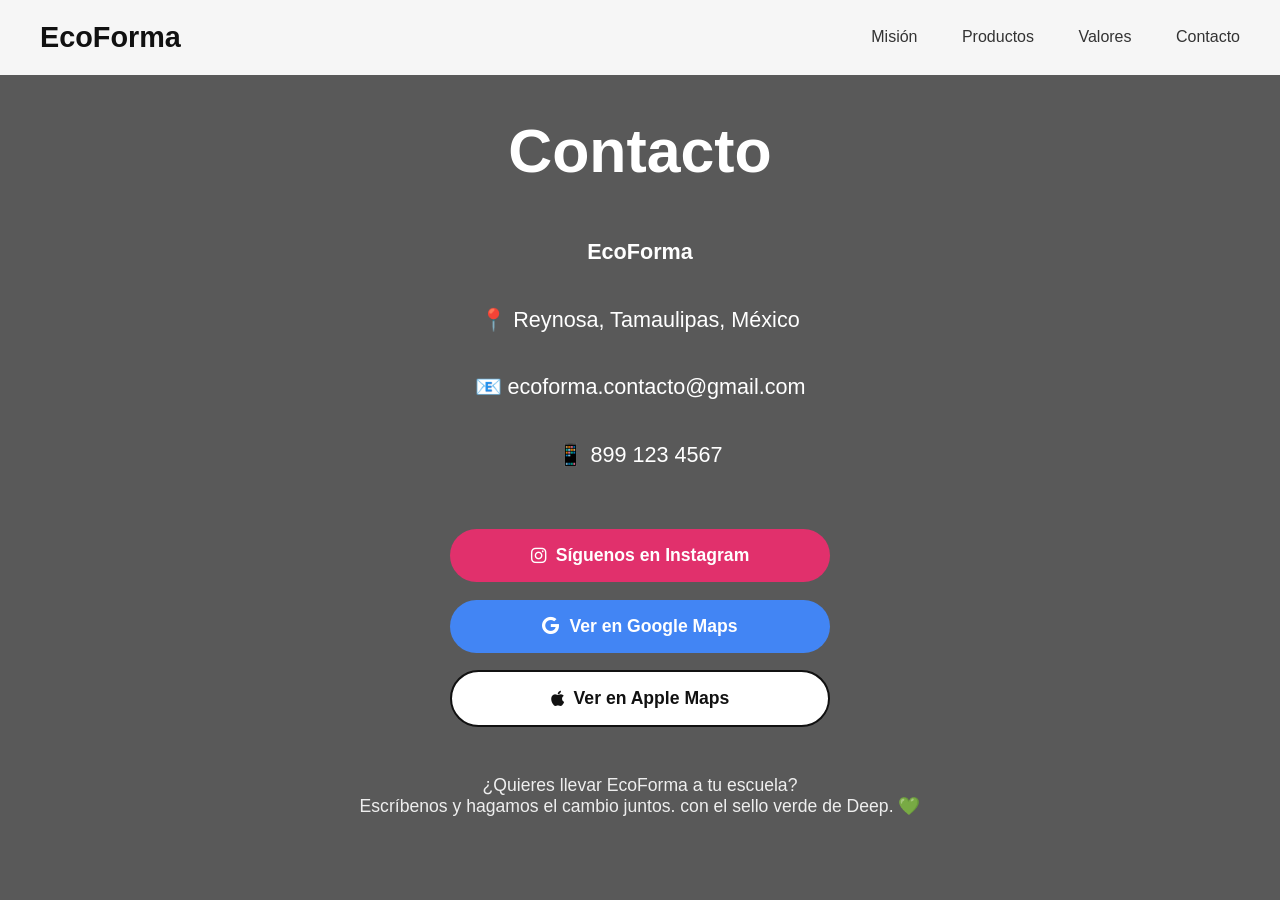
<file: contacto.html>
<!DOCTYPE html>
<html lang="es">
<head>
  <meta charset="UTF-8">
  <meta name="viewport" content="width=device-width, initial-scale=1.0">
  <title>Contacto - EcoForma</title>
  <link rel="stylesheet" href="https://cdnjs.cloudflare.com/ajax/libs/font-awesome/6.6.0/css/all.min.css">
  <style>
    body {
      font-family: -apple-system, BlinkMacSystemFont, sans-serif;
      margin: 0;
      background: linear-gradient(rgba(0,0,0,0.65), rgba(0,0,0,0.65)), 
                  url('https://picsum.photos/id/201/2000/1200') center/cover;
      background-attachment: fixed;
      color: white;
    }
    nav { 
      position: fixed; 
      width: 100%; 
      background: rgba(255,255,255,0.95); 
      backdrop-filter: blur(20px); 
      z-index: 1000; 
    }
    .nav-content { 
      max-width: 1200px; 
      margin: 0 auto; 
      padding: 1.3rem 2rem; 
      display: flex; 
      justify-content: space-between; 
      align-items: center; 
    }
    .logo { 
      font-size: 1.8rem; 
      font-weight: 600; 
      color: #111; 
      text-decoration: none; 
    }
    .nav-links a { 
      margin-left: 2.5rem; 
      text-decoration: none; 
      color: #333; 
      font-weight: 500; 
    }

    section {
      min-height: 100vh;
      display: flex;
      align-items: center;
      padding: 0 2rem;
    }
    .content {
      max-width: 700px;
      margin: 0 auto;
      text-align: center;
    }
    h1 { 
      font-size: 3.8rem; 
      margin-bottom: 2.5rem; 
    }
    .info {
      font-size: 1.35rem;
      line-height: 2.4;
      margin-bottom: 3rem;
    }
    .info p { 
      margin: 1rem 0; 
    }

    .buttons {
      display: flex;
      flex-direction: column;
      gap: 1.1rem;
      max-width: 380px;
      margin: 0 auto;
    }
    .btn {
      padding: 16px 24px;
      border-radius: 50px;
      text-decoration: none;
      font-weight: 600;
      font-size: 1.1rem;
      display: flex;
      align-items: center;
      justify-content: center;
      gap: 10px;
      transition: all 0.3s;
    }
    .btn-instagram {
      background: #E1306C;
      color: white;
    }
    .btn-google {
      background: #4285F4;
      color: white;
    }
    .btn-apple {
      background: white;
      color: #111;
      border: 2px solid #111;
    }
    .btn:hover {
      transform: scale(1.05);
    }
  </style>
</head>
<body>
  <nav>
    <div class="nav-content">
      <a href="index.html" class="logo">EcoForma</a>
      <div class="nav-links">
        <a href="mision.html">Misión</a>
        <a href="productos.html">Productos</a>
        <a href="valores.html">Valores</a>
        <a href="contacto.html">Contacto</a>
      </div>
    </div>
  </nav>

  <section>
    <div class="content">
      <h1>Contacto</h1>
      <div class="info">
        <p><strong>EcoForma</strong></p>
        <p>📍 Reynosa, Tamaulipas, México</p>
        <p>📧 ecoforma.contacto@gmail.com</p>
        <p>📱 899 123 4567</p>
      </div>

      <div class="buttons">
        <a href="https://www.instagram.com/ecoforma67?igsh=MXhsaG9tcnhncWh3eQ%3D%3D&utm_source=qr" target="_blank" class="btn btn-instagram">
          <i class="fab fa-instagram"></i> Síguenos en Instagram
        </a>
        <a href="https://maps.app.goo.gl/NPZ6Tett7tpfStD46" target="_blank" class="btn btn-google">
          <i class="fab fa-google"></i> Ver en Google Maps
        </a>
        <a href="https://maps.apple/p/UxB2UdBLg37nLo" target="_blank" class="btn btn-apple">
          <i class="fa-brands fa-apple"></i> Ver en Apple Maps
        </a>
      </div>

      <p style="margin-top: 3rem; font-size: 1.1rem; opacity: 0.9;">
        ¿Quieres llevar EcoForma a tu escuela?<br>
        Escríbenos y hagamos el cambio juntos. con el sello verde de Deep. 💚
      </p>
    </div>
  </section>
</body>
</html>
</file>
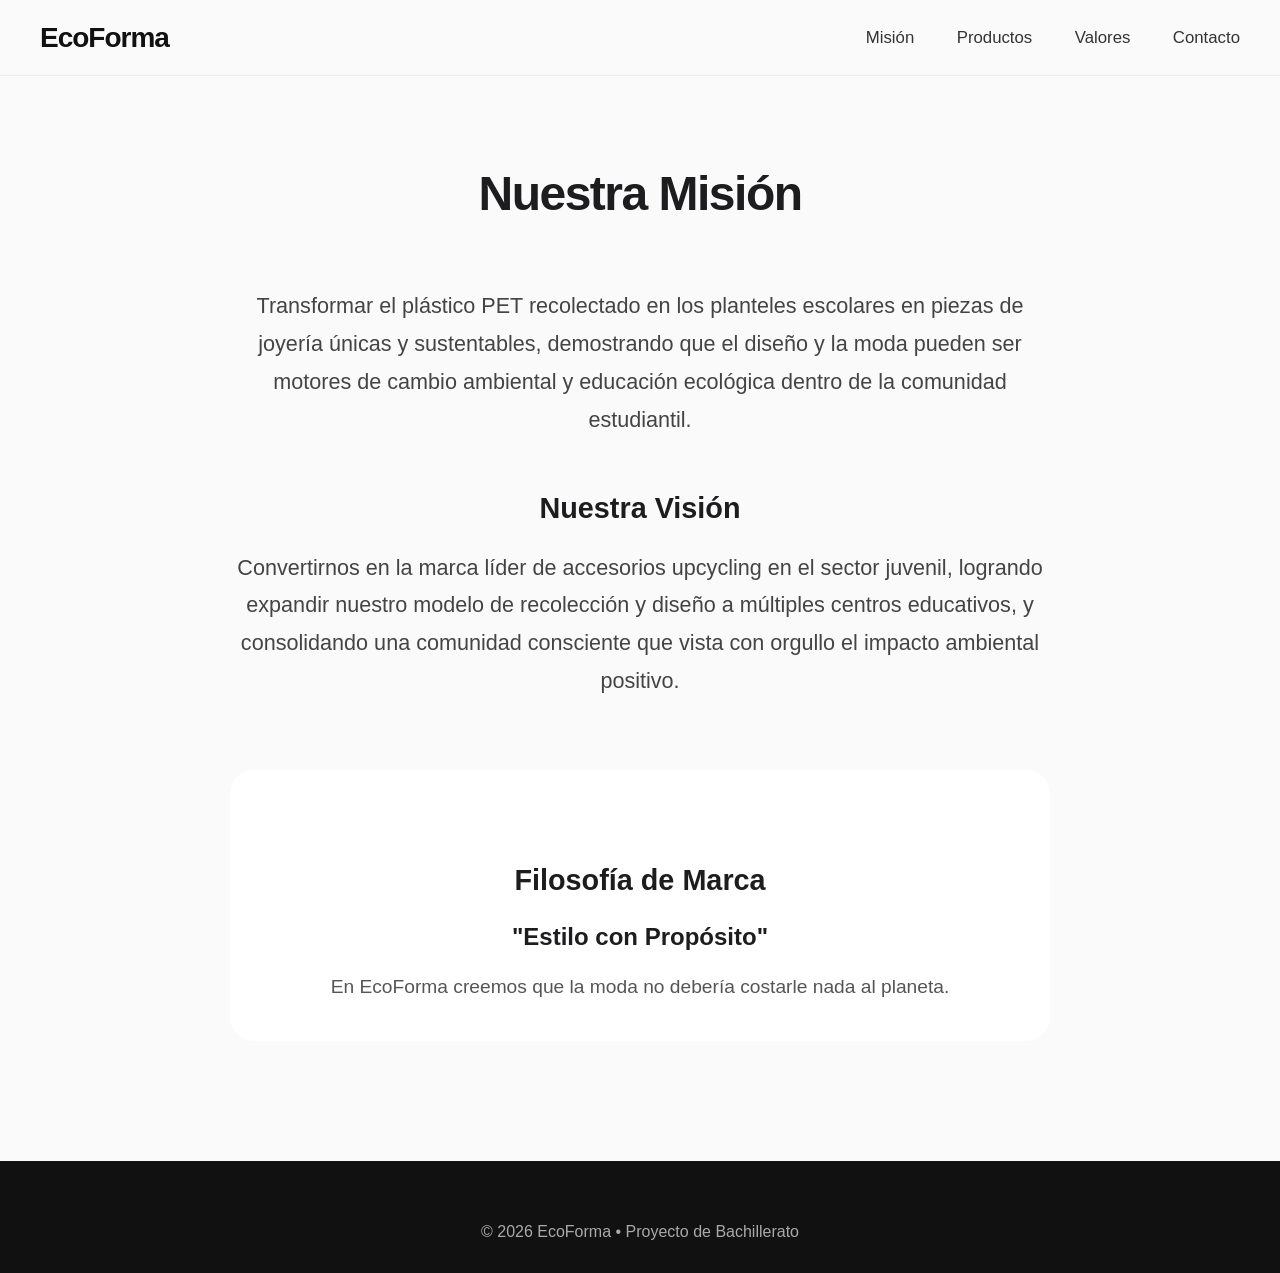
<file: mision.html>
<!DOCTYPE html>
<html lang="es">
<head>
  <meta charset="UTF-8">
  <meta name="viewport" content="width=device-width, initial-scale=1.0">
  <title>Misión - EcoForma</title>
  <link rel="stylesheet" href="css/style.css">
  <style>
    .mission-content {
      max-width: 820px;
      margin: 0 auto;
      text-align: center;
    }
    .mission-content h3 {
      font-size: 1.8rem;
      margin: 50px 0 20px;
      font-weight: 600;
    }
    .mission-text {
      font-size: 1.35rem;
      line-height: 1.75;
      color: #444;
      margin-bottom: 40px;
    }
  </style>
</head>
<body>
  <header>
    <nav>
      <a href="index.html" class="logo">EcoForma</a>
      <div class="nav-links">
        <a href="mision.html">Misión</a>
        <a href="productos.html">Productos</a>
        <a href="valores.html">Valores</a>
        <a href="contacto.html">Contacto</a>
      </div>
    </nav>
  </header>

  <section class="section">
    <h2>Nuestra Misión</h2>
    
    <div class="mission-content">
      <p class="mission-text">
        Transformar el plástico PET recolectado en los planteles escolares en piezas de joyería únicas y sustentables, 
        demostrando que el diseño y la moda pueden ser motores de cambio ambiental y educación ecológica dentro de la comunidad estudiantil.
      </p>

      <h3>Nuestra Visión</h3>
      <p class="mission-text">
        Convertirnos en la marca líder de accesorios upcycling en el sector juvenil, logrando expandir nuestro modelo 
        de recolección y diseño a múltiples centros educativos, y consolidando una comunidad consciente que vista con orgullo 
        el impacto ambiental positivo.
      </p>

      <div style="margin-top: 70px; padding: 40px; background: white; border-radius: 24px;">
        <h3>Filosofía de Marca</h3>
        <p style="font-size: 1.5rem; font-weight: 600; color: #1d1d1f; margin-top: 15px;">
          "Estilo con Propósito"
        </p>
        <p style="font-size: 1.2rem; margin-top: 20px; color: #555;">
          En EcoForma creemos que la moda no debería costarle nada al planeta.
        </p>
      </div>
    </div>
  </section>

  <footer>
    <p>&copy; 2026 EcoForma • Proyecto de Bachillerato</p>
  </footer>
</body>
</html>
</file>
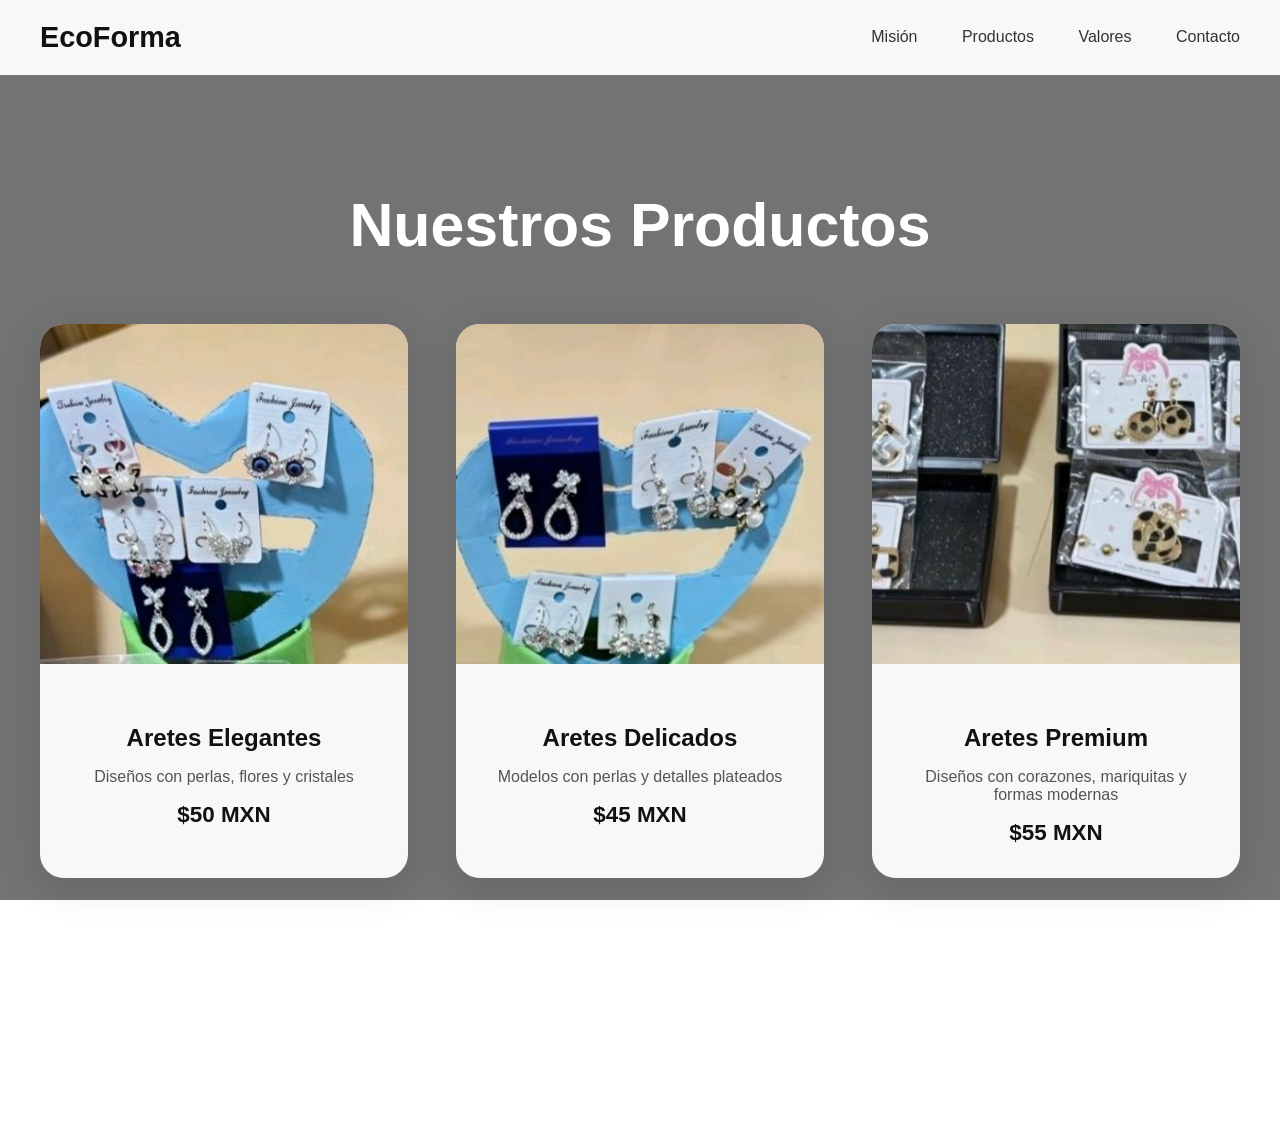
<file: productos.html>
<!DOCTYPE html>
<html lang="es">
<head>
  <meta charset="UTF-8">
  <meta name="viewport" content="width=device-width, initial-scale=1.0">
  <title>Productos - EcoForma</title>
  <link rel="stylesheet" href="https://cdnjs.cloudflare.com/ajax/libs/font-awesome/6.6.0/css/all.min.css">
  <style>
    body {
      font-family: -apple-system, BlinkMacSystemFont, sans-serif;
      margin: 0;
      background: linear-gradient(rgba(0,0,0,0.55), rgba(0,0,0,0.55)), 
                  url('https://picsum.photos/id/866/2000/1200') center/cover;
      background-attachment: fixed;
      color: white;
    }
    nav { 
      position: fixed; 
      width: 100%; 
      background: rgba(255,255,255,0.95); 
      backdrop-filter: blur(20px); 
      z-index: 1000; 
    }
    .nav-content { 
      max-width: 1200px; 
      margin: 0 auto; 
      padding: 1.3rem 2rem; 
      display: flex; 
      justify-content: space-between; 
      align-items: center; 
    }
    .logo { 
      font-size: 1.8rem; 
      font-weight: 600; 
      color: #111; 
      text-decoration: none; 
    }
    .nav-links a { 
      margin-left: 2.5rem; 
      text-decoration: none; 
      color: #333; 
      font-weight: 500; 
    }

    section {
      min-height: 100vh;
      padding: 140px 2rem 100px;
      max-width: 1200px;
      margin: 0 auto;
    }
    h1 { 
      font-size: 3.8rem; 
      text-align: center; 
      margin-bottom: 4rem; 
    }
    
    .product-grid {
      display: grid;
      grid-template-columns: repeat(auto-fit, minmax(300px, 1fr));
      gap: 3rem;
    }
    .product {
      background: rgba(255,255,255,0.95);
      color: #111;
      border-radius: 24px;
      overflow: hidden;
      box-shadow: 0 10px 40px rgba(0,0,0,0.12);
      transition: transform 0.3s;
    }
    .product:hover {
      transform: translateY(-10px);
    }
    .product img {
      width: 100%;
      height: 340px;
      object-fit: cover;
    }
    .product-info {
      padding: 2rem;
      text-align: center;
    }
    .product-info h3 { 
      margin-bottom: 0.6rem; 
      font-size: 1.5rem;
    }
    .product-info p {
      color: #555;
      margin-bottom: 1rem;
    }
    .price {
      font-size: 1.4rem;
      color: var(--green);
      font-weight: 600;
    }
  </style>
</head>
<body>
  <nav>
    <div class="nav-content">
      <a href="index.html" class="logo">EcoForma</a>
      <div class="nav-links">
        <a href="mision.html">Misión</a>
        <a href="productos.html">Productos</a>
        <a href="valores.html">Valores</a>
        <a href="contacto.html">Contacto</a>
      </div>
    </div>
  </nav>

  <section>
    <h1>Nuestros Productos</h1>
    <div class="product-grid">
      
      <!-- Producto 1 - $50 -->
      <div class="product">
        <img src="Aretes Elegantes.JPG" alt="Aretes Elegantes">
        <div class="product-info">
          <h3>Aretes Elegantes</h3>
          <p>Diseños con perlas, flores y cristales</p>
          <strong class="price">$50 MXN</strong>
        </div>
      </div>

      <!-- Producto 2 - $45 -->
      <div class="product">
        <img src="Aretes Delicados.JPG" alt="Aretes Delicados">
        <div class="product-info">
          <h3>Aretes Delicados</h3>
          <p>Modelos con perlas y detalles plateados</p>
          <strong class="price">$45 MXN</strong>
        </div>
      </div>

      <!-- Producto 3 - $55 -->
      <div class="product">
        <img src="Aretes Premium.JPG" alt="Aretes Premium">
        <div class="product-info">
          <h3>Aretes Premium</h3>
          <p>Diseños con corazones, mariquitas y formas modernas</p>
          <strong class="price">$55 MXN</strong>
        </div>
      </div>

    </div>
  </section>
</body>
</html>
</file>
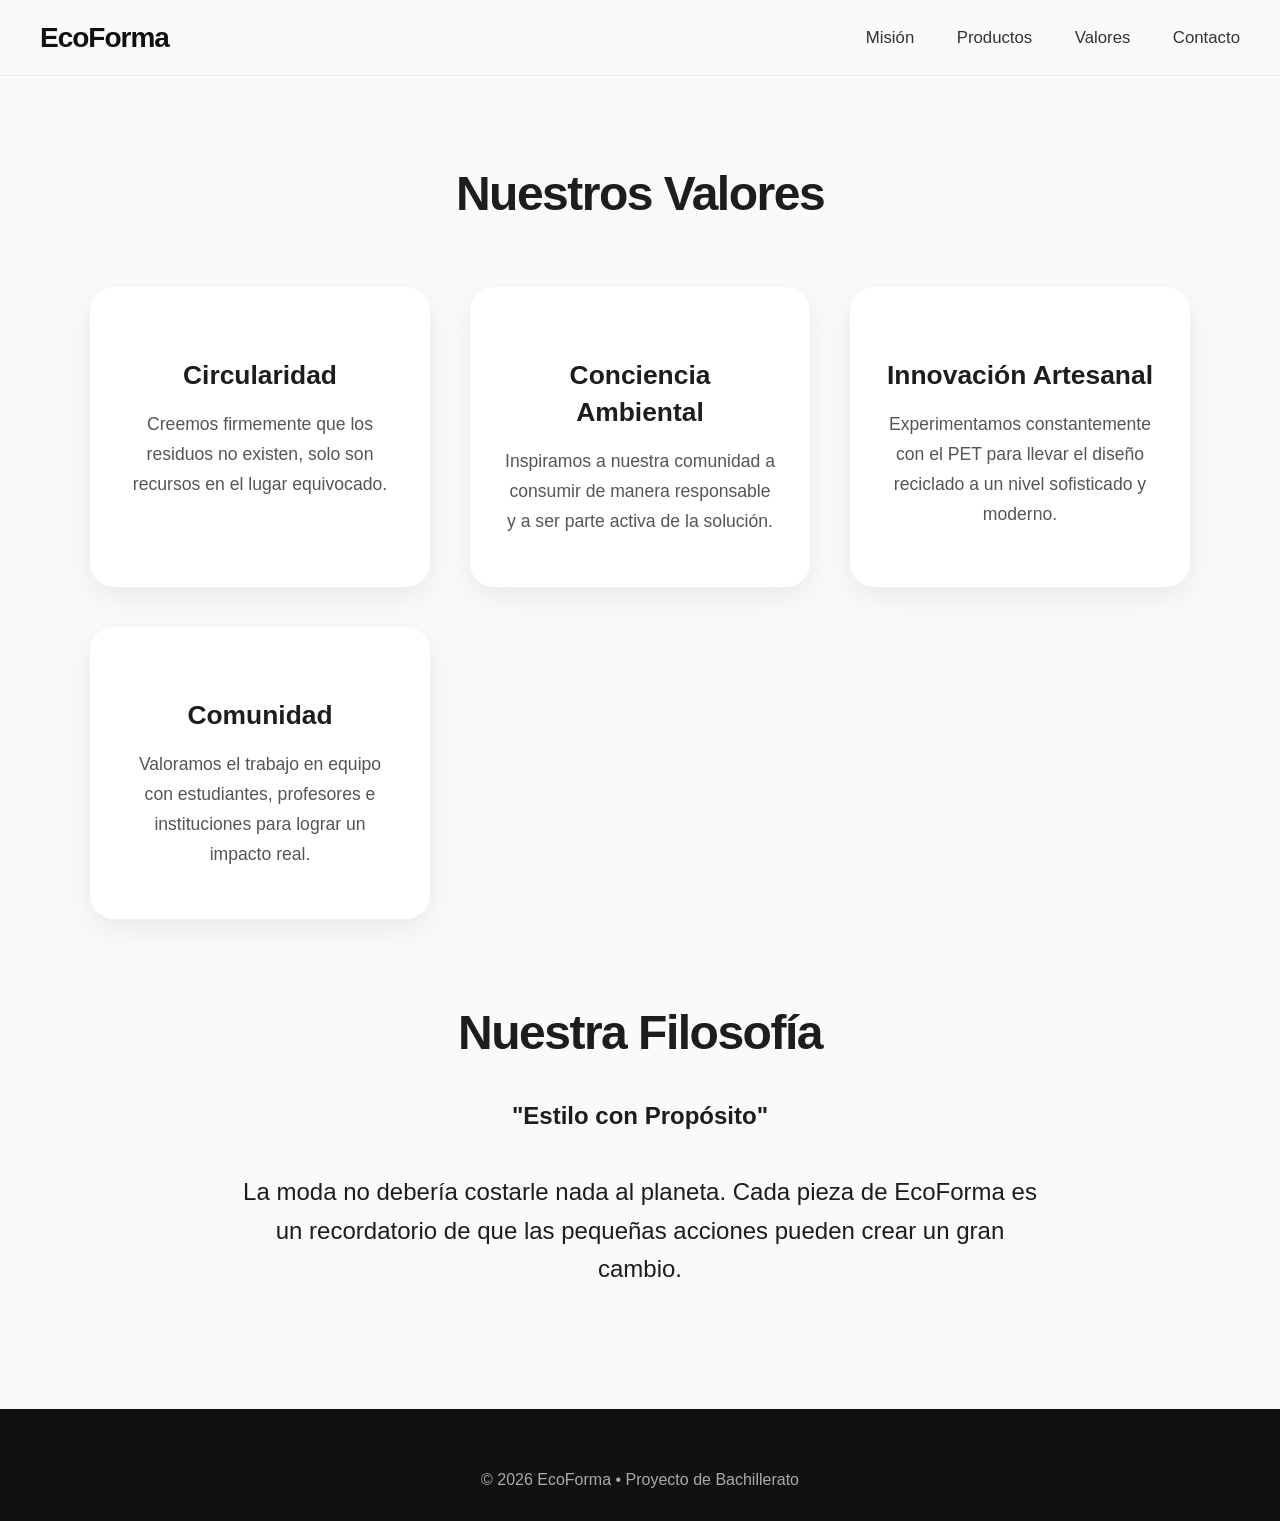
<file: valores.html>
<!DOCTYPE html>
<html lang="es">
<head>
  <meta charset="UTF-8">
  <meta name="viewport" content="width=device-width, initial-scale=1.0">
  <title>Valores - EcoForma</title>
  <link rel="stylesheet" href="css/style.css">
  <style>
    .values-grid {
      display: grid;
      grid-template-columns: repeat(auto-fit, minmax(300px, 1fr));
      gap: 40px;
      max-width: 1100px;
      margin: 0 auto;
    }
    .value-card {
      background: white;
      padding: 50px 35px;
      border-radius: 24px;
      text-align: center;
      box-shadow: 0 10px 30px rgba(0,0,0,0.07);
      transition: all 0.4s ease;
    }
    .value-card:hover {
      transform: translateY(-10px);
    }
    .value-card h3 {
      font-size: 1.65rem;
      margin: 20px 0 16px;
      font-weight: 600;
    }
    .value-card p {
      color: #555;
      font-size: 1.1rem;
      line-height: 1.7;
    }
  </style>
</head>
<body>
  <header>
    <nav>
      <a href="index.html" class="logo">EcoForma</a>
      <div class="nav-links">
        <a href="mision.html">Misión</a>
        <a href="productos.html">Productos</a>
        <a href="valores.html">Valores</a>
        <a href="contacto.html">Contacto</a>
      </div>
    </nav>
  </header>

  <section class="section">
    <h2>Nuestros Valores</h2>
    
    <div class="values-grid">
      <div class="value-card">
        <h3>Circularidad</h3>
        <p>Creemos firmemente que los residuos no existen, solo son recursos en el lugar equivocado.</p>
      </div>

      <div class="value-card">
        <h3>Conciencia Ambiental</h3>
        <p>Inspiramos a nuestra comunidad a consumir de manera responsable y a ser parte activa de la solución.</p>
      </div>

      <div class="value-card">
        <h3>Innovación Artesanal</h3>
        <p>Experimentamos constantemente con el PET para llevar el diseño reciclado a un nivel sofisticado y moderno.</p>
      </div>

      <div class="value-card">
        <h3>Comunidad</h3>
        <p>Valoramos el trabajo en equipo con estudiantes, profesores e instituciones para lograr un impacto real.</p>
      </div>
    </div>

    <div style="text-align: center; margin-top: 80px;">
      <h2 style="margin-bottom: 30px;">Nuestra Filosofía</h2>
      <p style="font-size: 1.5rem; max-width: 800px; margin: 0 auto; line-height: 1.6;">
        <strong>"Estilo con Propósito"</strong><br><br>
        La moda no debería costarle nada al planeta. Cada pieza de EcoForma es un recordatorio de que las pequeñas acciones pueden crear un gran cambio.
      </p>
    </div>
  </section>

  <footer>
    <p>&copy; 2026 EcoForma • Proyecto de Bachillerato</p>
  </footer>
</body>
</html>
</file>
<file: css/style.css>
* {
    margin: 0;
    padding: 0;
    box-sizing: border-box;
}

body {
    font-family: -apple-system, BlinkMacSystemFont, "Segoe UI", Roboto, sans-serif;
    background: #fafafa;
    color: #1d1d1f;
    line-height: 1.4;
}

header {
    position: fixed;
    top: 0;
    width: 100%;
    background: rgba(250, 250, 250, 0.85);
    backdrop-filter: blur(30px);
    z-index: 1000;
    border-bottom: 1px solid rgba(0, 0, 0, 0.06);
}

nav {
    max-width: 1280px;
    margin: 0 auto;
    padding: 18px 40px;
    display: flex;
    justify-content: space-between;
    align-items: center;
}

.logo {
    font-size: 1.75rem;
    font-weight: 700;
    letter-spacing: -1px;
    color: #111;
    text-decoration: none;
}

.nav-links a {
    margin-left: 38px;
    text-decoration: none;
    color: #333;
    font-weight: 500;
    font-size: 1.05rem;
    transition: all 0.3s;
}

.nav-links a:hover {
    color: #2e8b57;
}

/* Hero Apple Style */
.hero {
    height: 100vh;
    background: linear-gradient(180deg, rgba(0,0,0,0.55), rgba(0,0,0,0.65)), url('../img/hero.jpg');
    background-size: cover;
    background-position: center;
    display: flex;
    align-items: center;
    justify-content: center;
    text-align: center;
    color: white;
}

.hero-content {
    max-width: 820px;
    padding: 0 20px;
}

.hero-content h1 {
    font-size: 4.2rem;
    font-weight: 700;
    letter-spacing: -3px;
    line-height: 1.05;
    margin-bottom: 1.2rem;
}

.hero-content p {
    font-size: 1.55rem;
    margin-bottom: 2.8rem;
    opacity: 0.92;
}

.btn {
    padding: 16px 48px;
    font-size: 1.2rem;
    font-weight: 600;
    background: white;
    color: #111;
    border-radius: 9999px;
    text-decoration: none;
    display: inline-block;
    transition: all 0.4s ease;
}

.btn:hover {
    transform: scale(1.06);
    background: #f0f0f0;
}

/* Secciones */
.section {
    padding: 160px 40px 120px;
    max-width: 1280px;
    margin: 0 auto;
}

h2 {
    font-size: 3rem;
    font-weight: 700;
    text-align: center;
    letter-spacing: -1.5px;
    margin-bottom: 60px;
}

footer {
    background: #111;
    color: #aaa;
    text-align: center;
    padding: 60px 20px 30px;
    font-size: 1rem;
}
</file>
